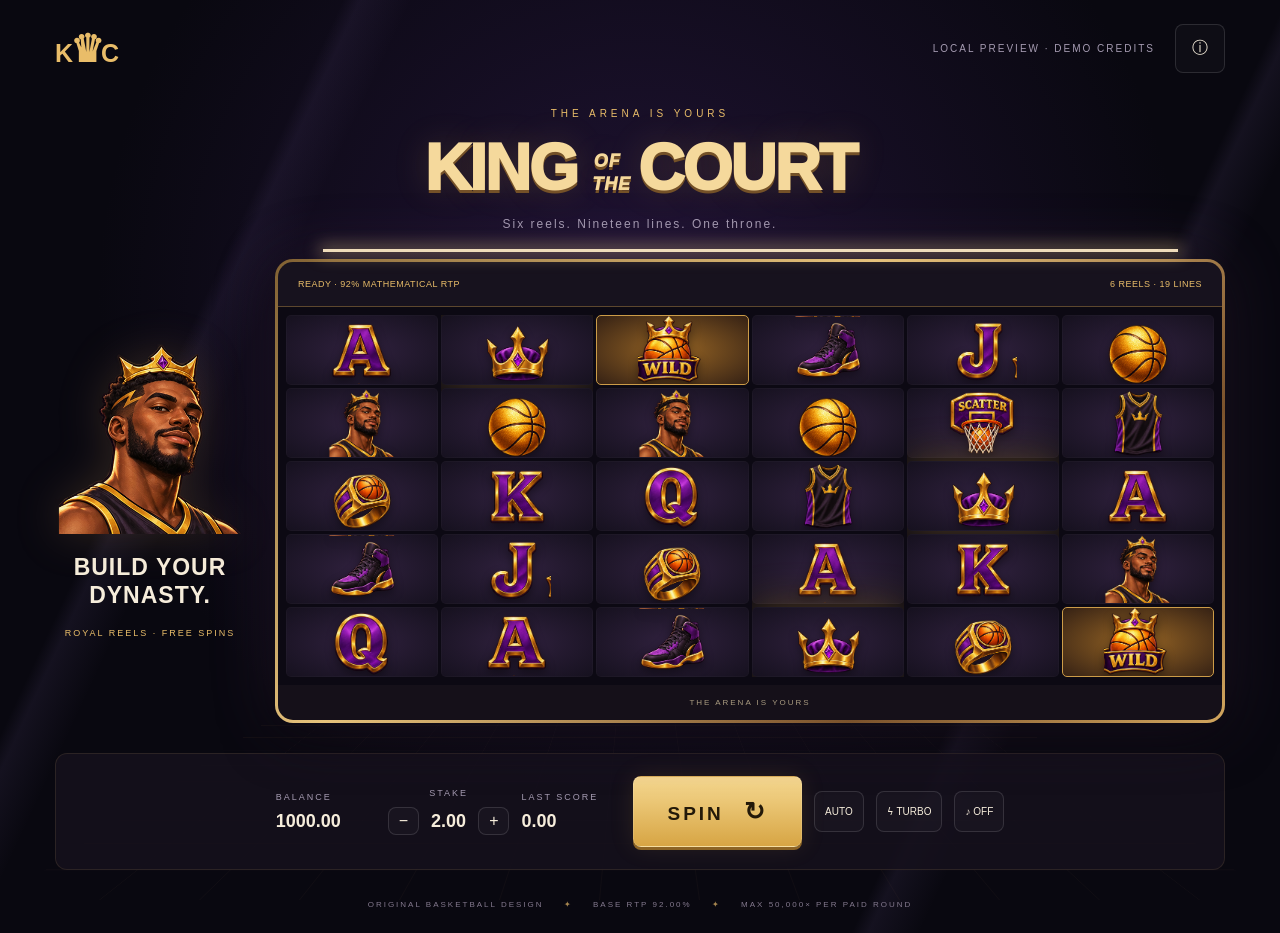
<file: index.html>
<!doctype html>
<html lang="en"><head><meta charset="UTF-8"><meta name="viewport" content="width=device-width,initial-scale=1"><title>King of the Court</title><link rel="stylesheet" href="css/style.css"></head>
<body><main class="arena"><header><a class="brand" href="./">K<span>♛</span>C</a><span id="demo-label" class="demo">LOADING MATH LIBRARY…</span><button id="info" aria-label="Open game rules">ⓘ</button></header>
<section class="title"><span class="eyebrow">THE ARENA IS YOURS</span><h1>KING <i>OF THE</i> COURT</h1><p>Six reels. Nineteen lines. One throne.</p></section>
<section class="game"><aside class="king"><div class="hero-art" role="img" aria-label="Original basketball king"></div><strong>BUILD YOUR<br>DYNASTY.</strong><span>ROYAL REELS · FREE SPINS</span></aside><div class="machine"><div class="scoreboard"><span id="status" role="status" aria-live="polite">LOADING…</span><span id="bonus">6 REELS · 19 LINES</span></div><div id="grid" class="grid" aria-label="Six reels with five rows"></div><div id="bonus-total" class="court-line">THE ARENA IS YOURS</div></div></section>
<section class="controls"><div class="meter"><label>BALANCE</label><strong id="balance">—</strong></div><div class="bet"><label>STAKE</label><div><button id="minus" aria-label="Decrease stake">−</button><strong id="bet">—</strong><button id="plus" aria-label="Increase stake">+</button></div></div><div class="meter"><label>LAST SCORE</label><strong id="win">—</strong></div><button id="spin" class="spin" disabled>SPIN <span>↻</span></button><button id="auto" aria-pressed="false">AUTO</button><button id="turbo" aria-pressed="false">ϟ TURBO</button><button id="sound" aria-pressed="false" aria-label="Toggle all sound">♪ OFF</button></section>
<footer>ORIGINAL BASKETBALL DESIGN <span>✦</span> BASE RTP 92.00% <span>✦</span> MAX 50,000× PER PAID ROUND</footer></main>
<dialog id="paytable"><button id="close-info" class="close" aria-label="Close rules">×</button><span class="eyebrow">KNOW YOUR COURT</span><h2>Game rules</h2>
<p>Six reels, five rows, 19 fixed lines. Three or more matching symbols starting from the leftmost reel pay. Only the highest-paying combination on each line is awarded, at its longest consecutive match. All 19 lines are included in the displayed stake. Payouts below multiply the total stake per line; winning lines are added.</p>
<h3>Paytable · 3 / 4 / 5 / 6 symbols</h3><div id="payouts"></div>
<h3>Ways to score · 19 paylines</h3><div id="line-diagrams"></div>
<h3>Wilds and Royal Reels</h3><p>The Crown Ball Wild and Royal Reel Wild substitute for regular symbols, never for a Hoop Scatter. Six Wild/Royal symbols on a line pay 50× before multipliers. Shorter all-Wild runs do not pay on their own. A Royal Reel covers all five cells. Its multiplier applies only to lines whose winning matching prefix crosses that reel. If a winning prefix crosses multiple Royal Reels, their multipliers are added. A line with no Royal Reel uses 1×. Base rounds have at most two Royal Reels.</p>
<h3>Free Spins and Momentum</h3><p>Three Hoop Scatters trigger 8 Free Spins; four trigger 10 with one initial sticky Royal Reel; five or more trigger 12 with two. Royal Reels stay for the feature. Their values are drawn from the original round library. Royal multipliers available in this model are 2×, 3×, 5×, 8×, 12×, 20×, 40× and 250×; different feature states use subsets.</p>
<p>Each collected Hoop Scatter in Free Spins fills one meter point. Every four points awards up to two additional spins and adds a Royal Reel if a reel is available. Meter awards affect the next spin. At most 24 Free Spins can be awarded per feature; Royal Reels are limited to six. New Royal Reels may also arrive during a feature.</p>
<p>Momentum starts at 1×, increases by 1 after each winning free spin to a maximum of 5×, and resets to 1× after a miss. The current Momentum multiplies the sum of line payouts after Royal multipliers. The displayed Momentum is for the next free spin. Free Spins remain part of the original paid round and require no new stake.</p>
<h3>RTP, distribution and maximum</h3><p>The single paid base mode costs 1× the selected stake. Its theoretical RTP is exactly 92.00%, including all free-spin outcomes, for the supplied court-92-v1 weighted complete-round library. This is not the RTP of independent uniformly drawn reel symbols. Changing weights, outcomes or payouts invalidates this figure. RTP describes a long-run mathematical expectation, not an individual session return.</p><p>The maximum total payout per paid round is 50,000× the stake, including its feature. When the cap is reached, only the remaining amount is awarded and the round ends immediately. Displayed uncapped line combinations may sum higher; the cap takes precedence.</p>
<h3>Controls</h3><p>SPIN or Space starts a round. During a feature SPIN continues an existing reveal; free reveals normally advance automatically. +/− changes the stake between rounds. AUTO asks before up to 10 paid rounds; STOP AUTO prevents new paid rounds. Ongoing free reveals belong to the existing round. TURBO shortens animations. Sound starts off; ♪ toggles all generated audio. INFO opens these rules. Opening Info or hiding the page stops autoplay. Stake is locked during a round. Jurisdiction flags may disable some controls. Unsupported languages fall back to English.</p>
<button id="demo-bonus" hidden>UNWEIGHTED BONUS PREVIEW · LOCAL ONLY</button><p class="disclaimer">Local previews use demo credits, a local wallet and a developer sampler. Unweighted feature previews do not follow the 92% distribution. A production Engine session uses authenticated server balances and precomputed round events. This release has not been approved by Engine; replay, full jurisdiction wording and the official general disclaimer still need review. No real person, team, league or existing game endorses this original concept.</p></dialog>
<dialog id="autoplay-dialog"><h2>Start autoplay?</h2><p>Play up to 10 paid rounds at the selected stake. Free reveals belong to those rounds and add no charge. Press STOP AUTO to prevent the next paid round. Opening Info, hiding the page or an error also stops autoplay.</p><button id="cancel-auto">Cancel</button> <button id="confirm-auto">Start 10 rounds</button></dialog>
<div id="celebration" class="celebration" aria-live="polite"></div><script type="module" src="js/ui.js"></script></body></html>
</file>
<file: css/style.css>
:root{color-scheme:dark;--gold:#e9bd69;--muted:#a59bb1}*{box-sizing:border-box}body{margin:0;background:#090810;color:#f6eddb;font-family:Arial,sans-serif;min-height:100vh;background-image:radial-gradient(ellipse at 50% 32%,#3b205e75,transparent 60%),linear-gradient(115deg,transparent 20%,#ad8ee912 21%,transparent 24%,transparent 75%,#ad8ee912 76%,transparent 79%)}body:before{content:'';position:fixed;inset:55% 0 0;z-index:-1;background:repeating-linear-gradient(0deg,transparent 0 39px,#b67c4520 40px),repeating-linear-gradient(90deg,transparent 0 99px,#b67c4515 100px);transform:perspective(300px) rotateX(35deg);transform-origin:bottom}.arena{max-width:1250px;padding:24px 40px;margin:auto}header{display:flex;align-items:center;gap:20px}.brand{text-decoration:none;color:var(--gold);font-weight:900;font-size:25px;letter-spacing:-3px}.brand span{font-size:38px}.demo{font-size:10px;letter-spacing:2px;color:var(--muted);margin-left:auto}button{font:inherit;color:inherit;cursor:pointer;border:1px solid #ffffff20;background:#ffffff06;border-radius:8px;padding:13px 16px;transition:background .2s,transform .2s}button:hover{background:#ffffff15}button:focus-visible{outline:2px solid var(--gold);outline-offset:4px}button:disabled{opacity:.45;cursor:default}button[aria-pressed=true]{border-color:var(--gold);color:var(--gold)}.title{text-align:center;margin:30px 0 28px}.eyebrow{font-size:10px;letter-spacing:4px;color:var(--gold)}h1{font-size:clamp(28px,5vw,64px);margin:10px 0 8px;font-weight:950;letter-spacing:-2px;color:#f5d99c;text-shadow:0 3px #745128,0 0 35px #d5aa5030}h1 i{font-size:.28em;letter-spacing:1px;display:inline-block;max-width:30px;line-height:1.3;vertical-align:middle}.title p{font-size:12px;letter-spacing:2px;color:var(--muted)}.game{display:flex;align-items:center;gap:30px}aside.king{width:190px;text-align:center;flex-shrink:0;position:relative}.crown{font-size:95px;line-height:1;color:var(--gold);filter:drop-shadow(0 0 20px #dca74155)}.portrait{font-size:135px;color:#bea5e1;text-shadow:0 0 60px #935cba;line-height:1.2}aside.king strong{display:block;font-size:23px;line-height:1.2;letter-spacing:1px}aside.king>span{display:block;font-size:9px;letter-spacing:2px;color:var(--gold);margin-top:18px}.machine{flex:1;min-width:0;background:linear-gradient(140deg,#816133,#e6c27b 40%,#7b522c 75%,#d2a65e);padding:3px;border-radius:18px;box-shadow:0 0 70px #a264be25,0 12px 50px #000b;position:relative}.machine:before{content:'';position:absolute;top:-10px;left:5%;width:90%;height:3px;background:#efdcba;box-shadow:0 0 16px 4px #e8ca8a66}.scoreboard{background:#17121e;display:flex;justify-content:space-between;padding:17px 20px;font-size:10px;letter-spacing:1.5px;border-radius:15px 15px 0 0;color:var(--gold);gap:10px}.grid{display:grid;grid-template-columns:repeat(5,1fr);gap:3px;padding:8px;background:#0c0913;border-top:1px solid #ae864a80}.reel{display:grid;gap:3px;overflow:hidden}.symbol{height:112px;display:flex;flex-direction:column;align-items:center;justify-content:center;background:radial-gradient(ellipse at center,#30213e,#16111f);position:relative;border:1px solid #ffffff05;border-radius:5px;animation:land .35s ease-out}.symbol>span{font-size:44px;font-weight:900;filter:drop-shadow(0 4px 4px #0008)}.symbol small{font-size:8px;letter-spacing:1.5px;margin-top:3px;color:var(--gold)}.symbol.king,.symbol.crown,.symbol.wild{color:var(--gold)}.symbol.king>span{font-size:68px}.symbol.wild{background:radial-gradient(#986625,#352114);border-color:#cc9c48}.symbol.wild span{border:2px solid var(--gold);border-radius:50%;width:63px;text-align:center;line-height:60px;box-shadow:0 0 16px #e7b45b35}.symbol.scatter span{border-bottom:4px solid #f58849}.symbol.A{color:#cf9adf}.symbol.K{color:#e0b365}.symbol.Q{color:#83afb9}.symbol.J{color:#8b94d0}.court-line{padding:13px;text-align:center;font-size:8px;letter-spacing:2px;color:#a99b80;background:#151019;border-radius:0 0 15px 15px}.court-line span{padding:0 16px;color:var(--gold)}.controls{display:flex;justify-content:center;align-items:center;gap:16px;margin:30px 0;padding:22px;background:#16111dd9;border:1px solid #b89a5e25;border-radius:12px}.meter{min-width:100px}.controls label{display:block;color:var(--muted);font-size:9px;letter-spacing:2px;margin-bottom:9px}.controls strong{font-size:21px;font-variant-numeric:tabular-nums}.bet{text-align:center}.bet>div{display:flex;align-items:center;gap:12px}.bet button{padding:4px 10px}.spin{background:linear-gradient(#f6d991,#d7a544);color:#231909;font-weight:900;letter-spacing:3px;padding:20px 33px;font-size:19px;box-shadow:0 3px 0 #8c6425,0 0 25px #d5a94e20}.spin:hover{background:#ffe4a6}.spin span{font-size:25px;margin-left:12px}#auto,#turbo,#sound{font-size:10px;padding:14px 10px;white-space:nowrap}footer{text-align:center;font-size:8px;letter-spacing:2px;color:#84798e}footer span{color:#a88750;margin:0 16px}.winner{border-color:var(--gold);animation:win .6s infinite alternate;background:radial-gradient(#69502e,#25172d)}.spinning .symbol{animation:spin .12s infinite linear;filter:blur(3px)}.anticipation{box-shadow:inset 0 0 30px #e9bd69}.bonus-active{background-color:#211035}.bonus-active .machine{box-shadow:0 0 70px #bb65ff66}.bonus-active #bonus{color:#e6b8ff;font-weight:bold}.celebration{pointer-events:none;position:fixed;top:38%;left:50%;transform:translate(-50%,-50%) scale(.7);opacity:0;background:#1b1029ee;border:2px solid var(--gold);padding:35px 55px;border-radius:15px;font-size:clamp(18px,4vw,45px);font-weight:900;color:var(--gold);text-align:center;box-shadow:0 0 120px #c89a4c66;transition:.3s;width:max-content;max-width:90vw}.celebration.show{opacity:1;transform:translate(-50%,-50%) scale(1)}dialog{max-width:600px;width:92%;max-height:85vh;overflow:auto;background:#1b1425;color:#eee2d1;border:1px solid #ac854c;border-radius:16px;padding:30px;line-height:1.6}dialog::backdrop{background:#05020bd9}.close{float:right;padding:4px 12px}.payrow{display:flex;justify-content:space-between;font-size:12px;border-bottom:1px solid #ffffff10;padding:7px;gap:12px}.disclaimer{font-size:11px;color:var(--muted)}@keyframes spin{to{transform:translateY(12px)}}@keyframes land{from{transform:translateY(-15px);opacity:.5}to{transform:translateY(0);opacity:1}}@keyframes win{to{box-shadow:inset 0 0 20px #eabd6155;transform:scale(.96)}}@media(max-width:900px){aside.king{display:none}.arena{padding:20px}.controls{gap:12px;flex-wrap:wrap}.meter{min-width:80px}.symbol{height:100px}}@media(max-width:520px){.arena{padding:14px 9px}.demo{font-size:7px;letter-spacing:1px}.title{margin:30px 0 25px}.symbol{height:82px}.symbol>span{font-size:32px}.symbol.king>span{font-size:49px}.symbol.wild span{width:45px;line-height:43px}.scoreboard{font-size:8px;padding:12px 8px;letter-spacing:.5px}.court-line{font-size:6px;letter-spacing:1px}.court-line span{padding:0 5px}.controls{padding:15px 10px;gap:15px;margin:20px 0}.controls strong{font-size:18px}.meter{min-width:70px}.spin{order:5;width:100%;padding:14px}.bet{flex:1}footer{line-height:2;font-size:7px;letter-spacing:1px}footer span{margin:0 5px}}@media(prefers-reduced-motion:reduce){*,*:before{animation:none!important;transition:none!important}}

/* Staggered landings and arena lighting keep the original prototype lively. */
.reel:nth-child(2) .symbol{animation-delay:35ms}.reel:nth-child(3) .symbol{animation-delay:70ms}.reel:nth-child(4) .symbol{animation-delay:105ms}.reel:nth-child(5) .symbol{animation-delay:140ms}
.bonus-active .machine:before{background:#e6beff;box-shadow:0 0 22px 6px #b76bff88}
.wild:not(.winner)>span{animation:wild-glow 1.6s ease-in-out infinite alternate}
@keyframes wild-glow{to{box-shadow:0 0 22px #e7b45b99;filter:brightness(1.2)}}

/* Original generated artwork: CSS atlas coordinates avoid extra image dependencies. */
.symbol>span.symbol-art{display:block;width:100%;height:auto;aspect-ratio:1;max-height:100%;font-size:initial;border:0;border-radius:0;box-shadow:none;line-height:normal;background-image:url('../assets/symbols/symbols.png');background-size:400% 300%;background-repeat:no-repeat;animation:none;filter:drop-shadow(0 4px 5px #0006)}
.hero-art{width:210px;max-width:100%;aspect-ratio:1;background:url('../assets/symbols/symbols.png') 0 0/400% 300% no-repeat;filter:drop-shadow(0 0 22px #bc875038);margin:0 auto 20px}
.symbol{overflow:hidden}

/* Prevent control double-tap zoom without disabling pinch accessibility. */
button{touch-action:manipulation}
@media(max-height:750px) and (min-width:600px){.arena{padding:10px 24px}.title{margin:10px 0}.title h1{font-size:36px}.title p{margin:5px}.symbol{height:80px}.controls{margin:15px 0;padding:12px}.hero-art{width:150px}aside.king strong{font-size:18px}}
@media(max-height:500px) and (min-width:600px){header,.title p,footer,aside.king,.court-line{display:none}.title{margin:3px}.title h1{font-size:25px;margin:4px}.eyebrow{display:none}.symbol{height:60px}.scoreboard{padding:8px}.controls{margin:8px 0;padding:8px;gap:12px}.spin{padding:10px 24px}.controls strong{font-size:17px}.controls label{margin-bottom:3px}}
/* Six-reel, five-row edition. Symbol atlas stays square at every cell size. */
.grid{grid-template-columns:repeat(6,minmax(0,1fr))}.symbol{height:70px}.reel{position:relative;min-width:0}
.symbol>span.symbol-art{height:100%;width:auto;max-width:100%;aspect-ratio:1}
.royal-reel>.symbol>.symbol-art{opacity:0}.royal-overlay{position:absolute;inset:0;display:flex;flex-direction:column;align-items:center;justify-content:center;pointer-events:none;border:2px solid #f5d184;border-radius:7px;background:linear-gradient(#291745b8,#63346b66,#181021d9);box-shadow:inset 0 0 24px #dfb0574d}.royal-overlay .symbol-art{display:block;width:100%;aspect-ratio:1;background-image:url('../assets/symbols/symbols.png');background-size:400% 300%;background-repeat:no-repeat}.royal-overlay small{font-size:9px;letter-spacing:2px;color:var(--gold);text-align:center}.royal-overlay strong{font-size:32px;color:#ffdf8c;text-shadow:0 0 18px #ffad50}
#paytable{max-width:920px}#payouts{display:grid;grid-template-columns:repeat(4,1fr);gap:12px}.paycard{text-align:center;background:#ffffff05;border:1px solid #c09d4944;border-radius:8px;padding:8px;font-size:11px}.paycard .symbol-art{display:block;width:85px;max-width:100%;aspect-ratio:1;margin:auto;background-image:url('../assets/symbols/symbols.png');background-size:400% 300%;background-repeat:no-repeat}.paycard strong{display:block;font-size:12px}#line-diagrams{display:grid;grid-template-columns:repeat(5,1fr);gap:12px}#line-diagrams figure{margin:0;text-align:center;font-size:10px}#line-diagrams svg{width:100%;max-height:90px}
.controls strong{font-size:18px}.meter{min-width:100px}.controls{gap:12px}.scoreboard{letter-spacing:.5px;font-size:9px}
@media(max-width:600px){.symbol{height:52px}.grid,.reel{gap:2px}.grid{padding:5px}.scoreboard{font-size:7px}.royal-overlay strong{font-size:22px}.royal-overlay small{font-size:6px;letter-spacing:.5px}.controls{gap:10px}.controls strong{font-size:14px}.meter{min-width:80px}#payouts{grid-template-columns:repeat(2,1fr)}#line-diagrams{grid-template-columns:repeat(3,1fr)}.title{margin:18px 0}.title h1{font-size:29px}}
@media(max-height:500px) and (min-width:600px){.symbol{height:40px}.scoreboard{padding:7px}.controls{margin:7px 0;padding:7px}.controls strong{font-size:14px}.court-line{padding:8px}}
@media(max-height:750px) and (min-width:600px){.symbol{height:48px}.title{margin:4px 0}.title h1{font-size:32px;margin:4px 0}.title p{margin:4px}.controls{margin:12px 0;padding:10px}.scoreboard{padding:11px 15px}.court-line{padding:10px}}
@media(max-height:500px) and (min-width:600px){.symbol{height:35px}.title h1{font-size:23px;margin:3px}.scoreboard{padding:7px}.controls{margin:6px 0;padding:6px}.arena{padding:7px 20px}.court-line{display:none}}
</file>
